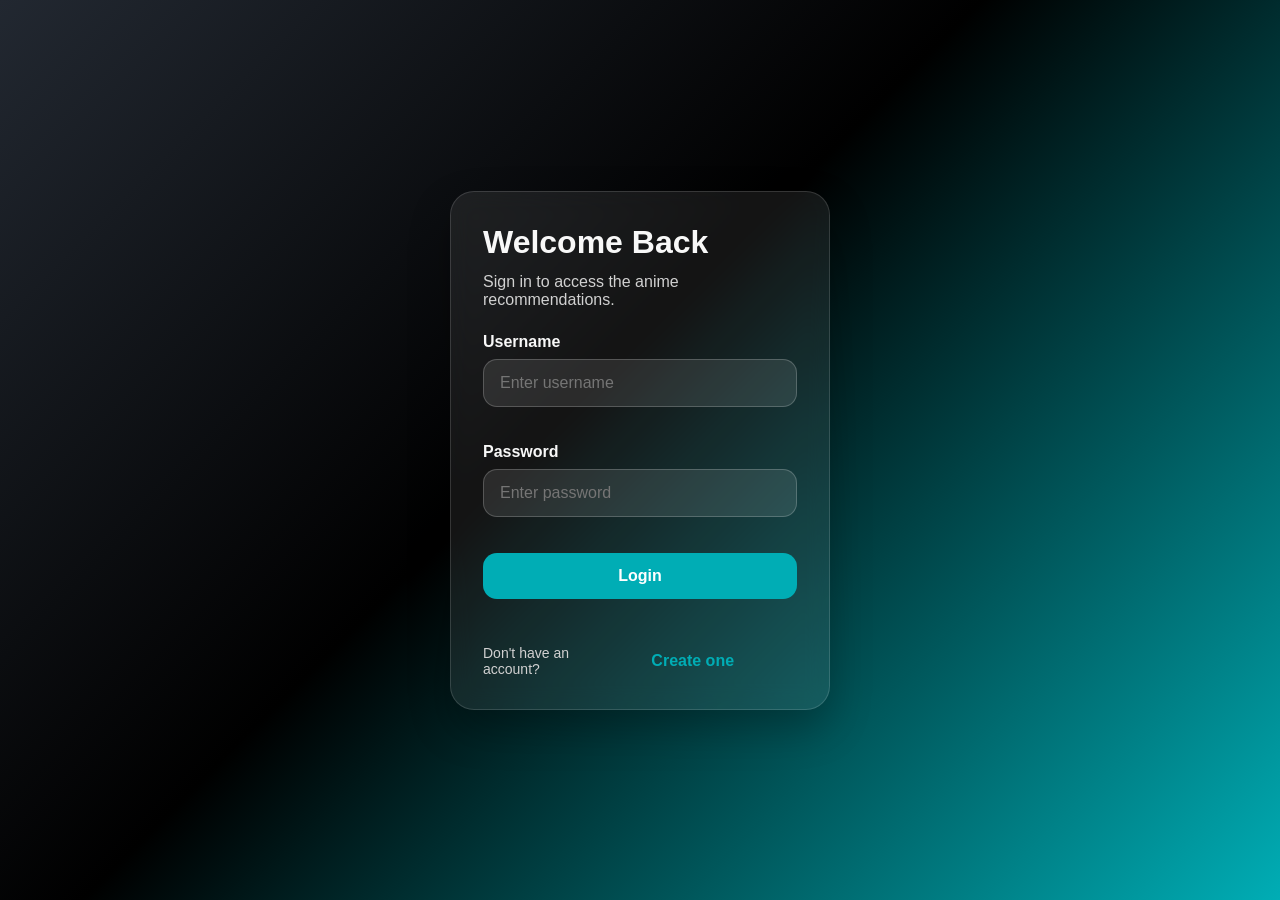
<file: index.html>
<!DOCTYPE html>
<html lang="en">
<head>
  <meta charset="UTF-8">
  <meta name="viewport" content="width=device-width, initial-scale=1.0">
  <title>AniRecs</title>
  <link rel="stylesheet" href="anime.css">
</head>
<body>
  <header>
    <h1>AniRecs</h1>
    <div class="header-actions">
      <input type="text" id="search" placeholder="Search anime">
      <button id="theme-toggle" class="theme-toggle" type="button" aria-label="Toggle dark mode">🌙</button>
    </div>
    <nav aria-label="Genre navigation">
      <div id="genre-buttons"></div>
    </nav>
  </header>
  <main>
    <div id="anime-container"></div>
  </main>
  <script>
    if (localStorage.getItem('aniRecsLoggedIn') !== 'true') {
      window.location.href = 'login.html';
    }
  </script>
  <script src="script.js"></script>
</body>
</html>
</file>
<file: anime.css>
:root {
        --bg: #ffffff;
        --text: #1a1a1a;
        --header-bg: linear-gradient(135deg, #ff6b6b 0%, #f7d794 25%, #6a89cc 50%, #38ada9 75%, #e55039 100%);
        --header-text: #ffffff;
        --input-bg: #ffffff;
        --input-text: #1a1a1a;
        --input-shadow: rgba(0, 0, 0, 0.1);
        --panel-bg: rgba(255, 255, 255, 0.12);
        --panel-border: rgba(255, 255, 255, 0.18);
        --button-bg: #f0f0f0;
        --button-text: #333;
        --button-border: #ddd;
        --button-hover-bg: #e8e8e8;
        --button-hover-border: #999;
        --active-bg: linear-gradient(135deg, #667eea 0%, #764ba2 100%);
        --card-bg: #ececec;
        --card-border: #d4d4d4;
        --card-shadow: rgba(0, 0, 0, 0.08);
        --rating-bg: rgba(102, 126, 234, 0.9);
        --rating-text: #ffffff;
      }
      @keyframes headerGradient {
        0% {
          background-position: 0% 50%;
        }
        50% {
          background-position: 100% 50%;
        }
        100% {
          background-position: 0% 50%;
        }
      }
      [data-theme="dark"] {
        --bg: #11131a;
        --text: #f1f3f8;
        --header-bg: linear-gradient(135deg, #0f172a 0%, #1e293b 35%, #334155 70%, #0f172a 100%);
        --header-text: #f8f8ff;
        --input-bg: #1f2433;
        --input-text: #f8f8ff;
        --input-shadow: rgba(0, 0, 0, 0.4);
        --panel-bg: rgba(255, 255, 255, 0.08);
        --panel-border: rgba(255, 255, 255, 0.08);
        --button-bg: #2a3145;
        --button-text: #f8f8ff;
        --button-border: #3a435c;
        --button-hover-bg: #353f5b;
        --button-hover-border: #5a6a9a;
        --active-bg: linear-gradient(135deg, #4b6cc1 0%, #5b4995 100%);
        --card-bg: #2e3239;
        --card-border: #464d57;
        --card-shadow: rgba(0, 0, 0, 0.35);
        --rating-bg: rgba(80, 180, 120, 0.95);
        --rating-text: #ffffff;
      }
      body {
        margin: 0;
        font-family: 'Segoe UI', Tahoma, Geneva, Verdana, sans-serif;
        background: var(--bg);
        color: var(--text);
        transition: background 0.3s ease, color 0.3s ease;
      }
      header {
        position: relative;
        padding: 30px 20px;
        text-align: center;
        background: var(--header-bg);
        background-size: 400% 400%;
        animation: headerGradient 12s ease infinite;
        box-shadow: 0 4px 18px rgba(0, 0, 0, 0.16);
        border-bottom: 4px solid rgba(255, 255, 255, 0.12);
      }
      header h1 {
        margin: 0 0 15px 0;
        color: var(--header-text);
        font-size: 2.6em;
        letter-spacing: 2px;
        text-shadow: 0 2px 10px rgba(0, 0, 0, 0.18);
      }
      .header-actions {
        display: flex;
        justify-content: center;
        align-items: center;
        gap: 12px;
        flex-wrap: wrap;
        padding: 8px 0 0;
      }
      header input {
        padding: 13px 18px;
        width: min(100%, 520px);
        max-width: 520px;
        border-radius: 999px;
        border: 2px solid rgba(255, 255, 255, 0.28);
        margin-top: 10px;
        font-size: 16px;
        box-shadow: 0 8px 22px var(--input-shadow);
        background: linear-gradient(180deg, var(--input-bg), rgba(255, 255, 255, 0.96));
        color: var(--input-text);
        transition: box-shadow 0.3s ease, transform 0.2s ease, border-color 0.3s ease, background 0.3s ease;
      }
      header input::placeholder {
        color: rgba(26, 26, 26, 0.55);
      }
      [data-theme="dark"] header input::placeholder {
        color: rgba(248, 248, 255, 0.65);
      }
      header input:focus {
        outline: none;
        transform: translateY(-1px);
        border-color: rgba(102, 126, 234, 0.75);
        box-shadow: 0 0 0 4px rgba(102, 126, 234, 0.18), 0 8px 20px rgba(102, 126, 234, 0.24);
      }
      .theme-toggle {
        position: absolute;
        top: 20px;
        right: 20px;
        width: 46px;
        height: 46px;
        padding: 0;
        border-radius: 50%;
        border: 2px solid rgba(255, 255, 255, 0.25);
        background: rgba(255, 255, 255, 0.12);
        color: var(--header-text);
        cursor: pointer;
        font-size: 1.25rem;
        display: inline-flex;
        align-items: center;
        justify-content: center;
        transition: background 0.3s, transform 0.2s;
      }
      .theme-toggle:hover {
        transform: translateY(-1px);
        background: rgba(255, 255, 255, 0.18);
      }
      header nav {
        margin-top: 20px;
        width: 100%;
      }
      #genre-buttons {
        display: flex;
        justify-content: center;
        flex-wrap: wrap;
        gap: 12px;
        padding: 12px 10px;
        background: var(--panel-bg);
        border-radius: 999px;
        border: 1px solid var(--panel-border);
        box-shadow: inset 0 1px 0 rgba(255, 255, 255, 0.2);
      }
      .genre-button {
        background: var(--button-bg);
        color: var(--button-text);
        border: 2px solid var(--button-border);
        padding: 10px 18px;
        border-radius: 25px;
        cursor: pointer;
        transition: all 0.3s;
        font-weight: 500;
      }
      .genre-button:hover {
        background: var(--button-hover-bg);
        border-color: var(--button-hover-border);
      }
      .genre-button.active {
        background: var(--active-bg);
        color: white;
        border-color: transparent;
      }
      #anime-container {
        display: grid;
        grid-template-columns: repeat(auto-fit, minmax(200px, 1fr));
        gap: 25px;
        padding: 30px;
      }
      @keyframes cardFadeIn {
        from {
          opacity: 0;
          transform: translateY(10px) scale(0.98);
        }
        to {
          opacity: 1;
          transform: translateY(0) scale(1);
        }
      }
      .anime-card {
        background: var(--card-bg);
        border-radius: 12px;
        overflow: hidden;
        transition: all 0.3s;
        box-shadow: 0 2px 8px var(--card-shadow);
        border: 1px solid var(--card-border);
        position: relative;
        animation: cardFadeIn 0.22s ease both;
      }
      .anime-card:hover {
        transform: translateY(-8px) scale(1.01);
        box-shadow: 0 12px 24px rgba(102, 126, 234, 0.2);
      }
      .anime-card img {
        width: 100%;
        height: 280px;
        object-fit: cover;
      }
      .anime-card h3 {
        padding: 15px;
        margin: 0;
        color: var(--text);
        font-size: 16px;
        line-height: 1.4;
      }
      .anime-card .rating {
        position: absolute;
        top: 10px;
        right: 10px;
        background: var(--rating-bg);
        color: var(--rating-text);
        padding: 4px 8px;
        border-radius: 12px;
        font-size: 14px;
        font-weight: bold;
        box-shadow: 0 2px 4px rgba(0, 0, 0, 0.2);
      }
</file>
<file: ANIME.CSS>
:root {
        --bg: #ffffff;
        --text: #1a1a1a;
        --header-bg: linear-gradient(135deg, #ff6b6b 0%, #f7d794 25%, #6a89cc 50%, #38ada9 75%, #e55039 100%);
        --header-text: #ffffff;
        --input-bg: #ffffff;
        --input-text: #1a1a1a;
        --input-shadow: rgba(0, 0, 0, 0.1);
        --panel-bg: rgba(255, 255, 255, 0.12);
        --panel-border: rgba(255, 255, 255, 0.18);
        --button-bg: #f0f0f0;
        --button-text: #333;
        --button-border: #ddd;
        --button-hover-bg: #e8e8e8;
        --button-hover-border: #999;
        --active-bg: linear-gradient(135deg, #667eea 0%, #764ba2 100%);
        --card-bg: #ececec;
        --card-border: #d4d4d4;
        --card-shadow: rgba(0, 0, 0, 0.08);
        --rating-bg: rgba(102, 126, 234, 0.9);
        --rating-text: #ffffff;
      }
      @keyframes headerGradient {
        0% {
          background-position: 0% 50%;
        }
        50% {
          background-position: 100% 50%;
        }
        100% {
          background-position: 0% 50%;
        }
      }
      [data-theme="dark"] {
        --bg: #11131a;
        --text: #f1f3f8;
        --header-bg: linear-gradient(135deg, #0f172a 0%, #1e293b 35%, #334155 70%, #0f172a 100%);
        --header-text: #f8f8ff;
        --input-bg: #1f2433;
        --input-text: #f8f8ff;
        --input-shadow: rgba(0, 0, 0, 0.4);
        --panel-bg: rgba(255, 255, 255, 0.08);
        --panel-border: rgba(255, 255, 255, 0.08);
        --button-bg: #2a3145;
        --button-text: #f8f8ff;
        --button-border: #3a435c;
        --button-hover-bg: #353f5b;
        --button-hover-border: #5a6a9a;
        --active-bg: linear-gradient(135deg, #4b6cc1 0%, #5b4995 100%);
        --card-bg: #2e3239;
        --card-border: #464d57;
        --card-shadow: rgba(0, 0, 0, 0.35);
        --rating-bg: rgba(80, 180, 120, 0.95);
        --rating-text: #ffffff;
      }
      body {
        margin: 0;
        font-family: 'Segoe UI', Tahoma, Geneva, Verdana, sans-serif;
        background: var(--bg);
        color: var(--text);
        transition: background 0.3s ease, color 0.3s ease;
      }
      header {
        position: relative;
        padding: 30px 20px;
        text-align: center;
        background: var(--header-bg);
        background-size: 400% 400%;
        animation: headerGradient 12s ease infinite;
        box-shadow: 0 4px 18px rgba(0, 0, 0, 0.16);
        border-bottom: 4px solid rgba(255, 255, 255, 0.12);
      }
      header h1 {
        margin: 0 0 15px 0;
        color: var(--header-text);
        font-size: 2.6em;
        letter-spacing: 2px;
        text-shadow: 0 2px 10px rgba(0, 0, 0, 0.18);
      }
      .header-actions {
        display: flex;
        justify-content: center;
        align-items: center;
        gap: 12px;
        flex-wrap: wrap;
        padding: 8px 0 0;
      }
      header input {
        padding: 13px 18px;
        width: min(100%, 520px);
        max-width: 520px;
        border-radius: 999px;
        border: 2px solid rgba(255, 255, 255, 0.28);
        margin-top: 10px;
        font-size: 16px;
        box-shadow: 0 8px 22px var(--input-shadow);
        background: linear-gradient(180deg, var(--input-bg), rgba(255, 255, 255, 0.96));
        color: var(--input-text);
        transition: box-shadow 0.3s ease, transform 0.2s ease, border-color 0.3s ease, background 0.3s ease;
      }
      header input::placeholder {
        color: rgba(26, 26, 26, 0.55);
      }
      [data-theme="dark"] header input::placeholder {
        color: rgba(248, 248, 255, 0.65);
      }
      header input:focus {
        outline: none;
        transform: translateY(-1px);
        border-color: rgba(102, 126, 234, 0.75);
        box-shadow: 0 0 0 4px rgba(102, 126, 234, 0.18), 0 8px 20px rgba(102, 126, 234, 0.24);
      }
      .theme-toggle {
        position: absolute;
        top: 20px;
        right: 20px;
        width: 46px;
        height: 46px;
        padding: 0;
        border-radius: 50%;
        border: 2px solid rgba(255, 255, 255, 0.25);
        background: rgba(255, 255, 255, 0.12);
        color: var(--header-text);
        cursor: pointer;
        font-size: 1.25rem;
        display: inline-flex;
        align-items: center;
        justify-content: center;
        transition: background 0.3s, transform 0.2s;
      }
      .theme-toggle:hover {
        transform: translateY(-1px);
        background: rgba(255, 255, 255, 0.18);
      }
      header nav {
        margin-top: 20px;
        width: 100%;
      }
      #genre-buttons {
        display: flex;
        justify-content: center;
        flex-wrap: wrap;
        gap: 12px;
        padding: 12px 10px;
        background: var(--panel-bg);
        border-radius: 999px;
        border: 1px solid var(--panel-border);
        box-shadow: inset 0 1px 0 rgba(255, 255, 255, 0.2);
      }
      .genre-button {
        background: var(--button-bg);
        color: var(--button-text);
        border: 2px solid var(--button-border);
        padding: 10px 18px;
        border-radius: 25px;
        cursor: pointer;
        transition: all 0.3s;
        font-weight: 500;
      }
      .genre-button:hover {
        background: var(--button-hover-bg);
        border-color: var(--button-hover-border);
      }
      .genre-button.active {
        background: var(--active-bg);
        color: white;
        border-color: transparent;
      }
      #anime-container {
        display: grid;
        grid-template-columns: repeat(auto-fit, minmax(200px, 1fr));
        gap: 25px;
        padding: 30px;
      }
      @keyframes cardFadeIn {
        from {
          opacity: 0;
          transform: translateY(10px) scale(0.98);
        }
        to {
          opacity: 1;
          transform: translateY(0) scale(1);
        }
      }
      .anime-card {
        background: var(--card-bg);
        border-radius: 12px;
        overflow: hidden;
        transition: all 0.3s;
        box-shadow: 0 2px 8px var(--card-shadow);
        border: 1px solid var(--card-border);
        position: relative;
        animation: cardFadeIn 0.22s ease both;
      }
      .anime-card:hover {
        transform: translateY(-8px) scale(1.01);
        box-shadow: 0 12px 24px rgba(102, 126, 234, 0.2);
      }
      .anime-card img {
        width: 100%;
        height: 280px;
        object-fit: cover;
      }
      .anime-card h3 {
        padding: 15px;
        margin: 0;
        color: var(--text);
        font-size: 16px;
        line-height: 1.4;
      }
      .anime-card .rating {
        position: absolute;
        top: 10px;
        right: 10px;
        background: var(--rating-bg);
        color: var(--rating-text);
        padding: 4px 8px;
        border-radius: 12px;
        font-size: 14px;
        font-weight: bold;
        box-shadow: 0 2px 4px rgba(0, 0, 0, 0.2);
      }
</file>
<file: login.css>
* {
  box-sizing: border-box;
}

body {
  margin: 0;
  min-height: 100vh;
  font-family: 'Segoe UI', Tahoma, Geneva, Verdana, sans-serif;
  display: flex;
  align-items: center;
  justify-content: center;
  background: linear-gradient(135deg, #222831 0%, #000000 45%, #00adb5 100%);
  color: #f8f8f8;
}

.login-wrapper {
  width: 100%;
  max-width: 420px;
  padding: 20px;
}

.login-card {
  background: rgba(255, 255, 255, 0.08);
  border: 1px solid rgba(255, 255, 255, 0.14);
  border-radius: 24px;
  padding: 32px;
  box-shadow: 0 18px 40px rgba(0, 0, 0, 0.25);
  backdrop-filter: blur(12px);
}

.login-card h1 {
  margin: 0 0 12px;
  font-size: 2rem;
}

.login-card p {
  margin: 0 0 24px;
  color: #d1d1d1;
}

.login-card label {
  display: block;
  margin-bottom: 8px;
  font-weight: 600;
}

.login-card input {
  width: 100%;
  padding: 14px 16px;
  margin-bottom: 18px;
  border-radius: 14px;
  border: 1px solid rgba(255, 255, 255, 0.2);
  background: rgba(255, 255, 255, 0.1);
  color: #f8f8f8;
  font-size: 16px;
}


.login-card input:focus {
  outline: none;
  border-color: #00adb5;
  box-shadow: 0 0 0 4px rgba(0, 173, 181, 0.15);
}

.login-card button {
  width: 100%;
  padding: 14px 16px;
  border: none;
  border-radius: 14px;
  background: #00adb5;
  color: #ffffff;
  font-size: 16px;
  font-weight: 700;
  cursor: pointer;
  transition: transform 0.2s ease, background 0.2s ease;
}

.login-card button:hover {
  background: #008c96;
  transform: translateY(-1px);
}

.form-group {
  margin-bottom: 18px;
}

.hidden {
  display: none;
}

.auth-switch {
  margin-top: 18px;
  display: flex;
  justify-content: center;
  gap: 8px;
  color: #d1d1d1;
  font-size: 14px;
}

.auth-switch button {
  border: none;
  background: transparent;
  color: #00adb5;
  cursor: pointer;
  font-weight: 700;
  padding: 0;
}

.auth-switch button:hover {
  text-decoration: underline;
}

.error-message {
  margin-top: 10px;
  color: #ff7f7f;
  min-height: 22px;
}
</file>
